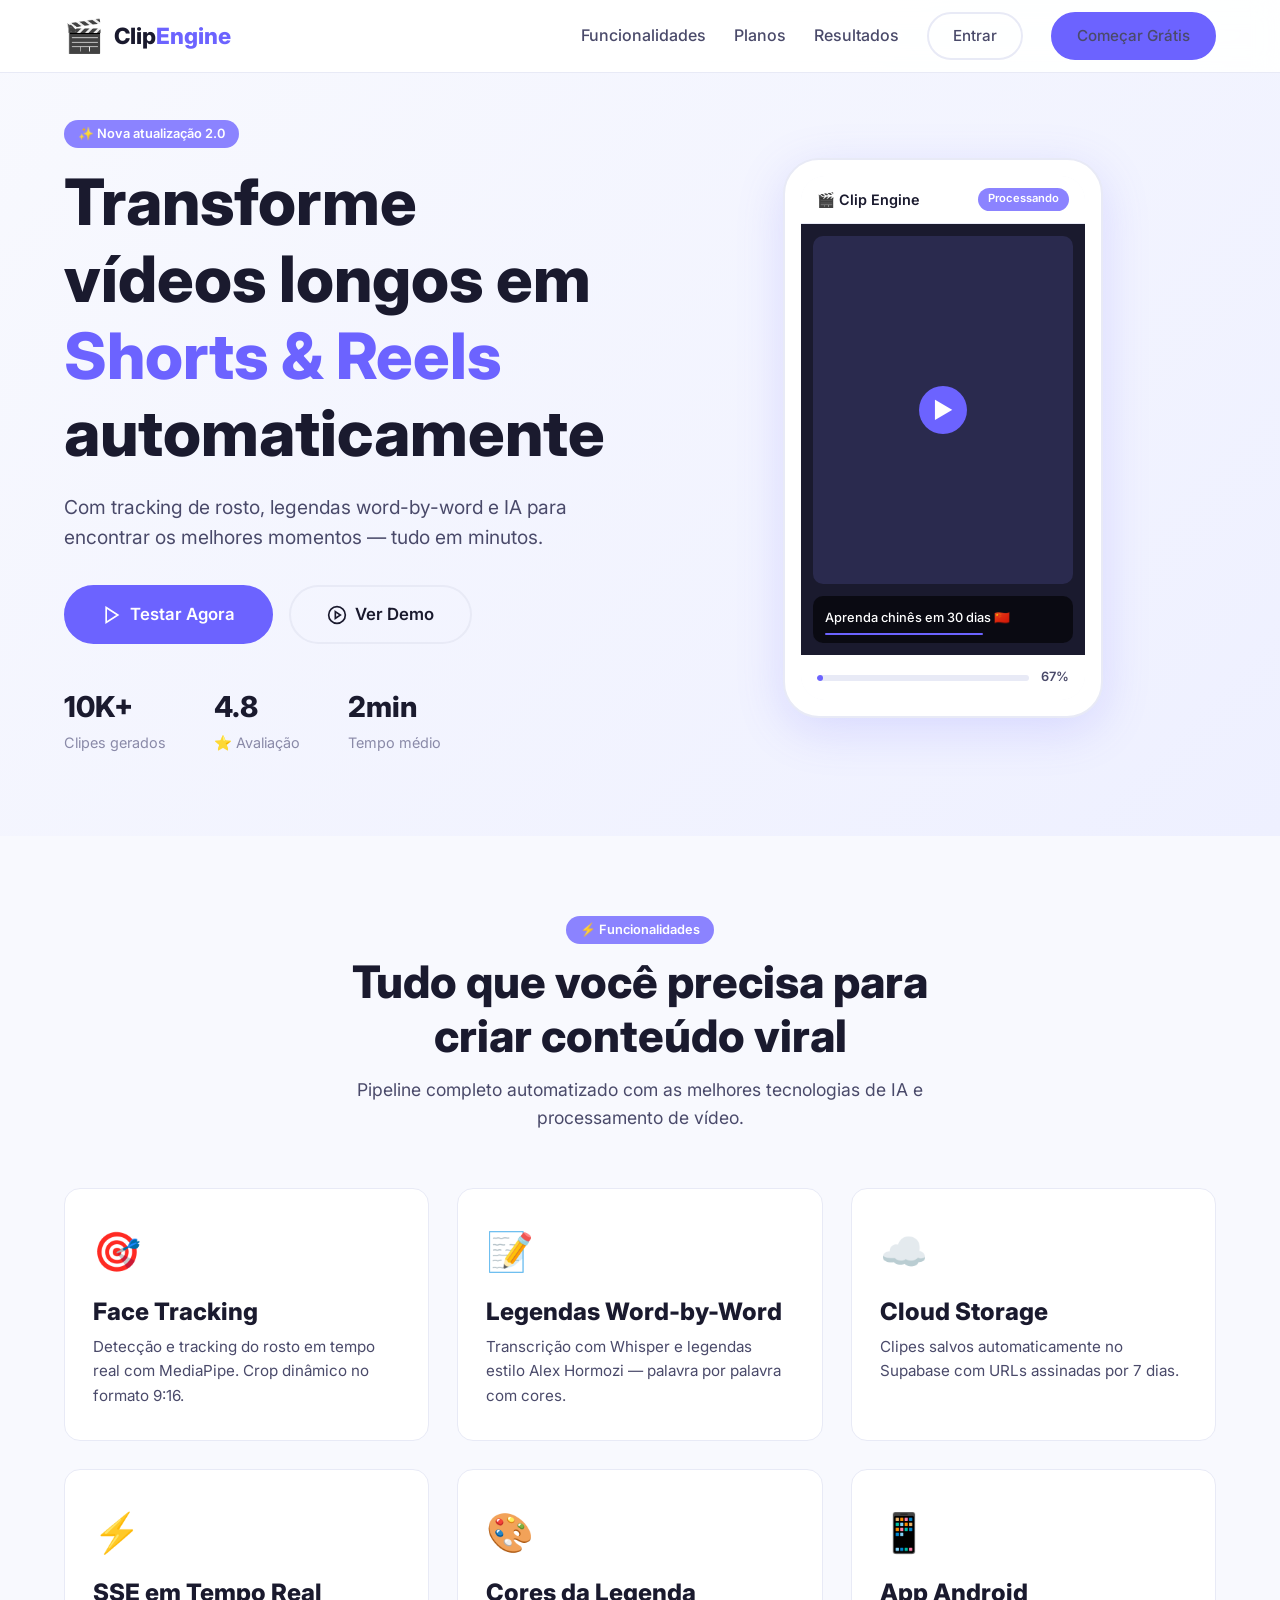
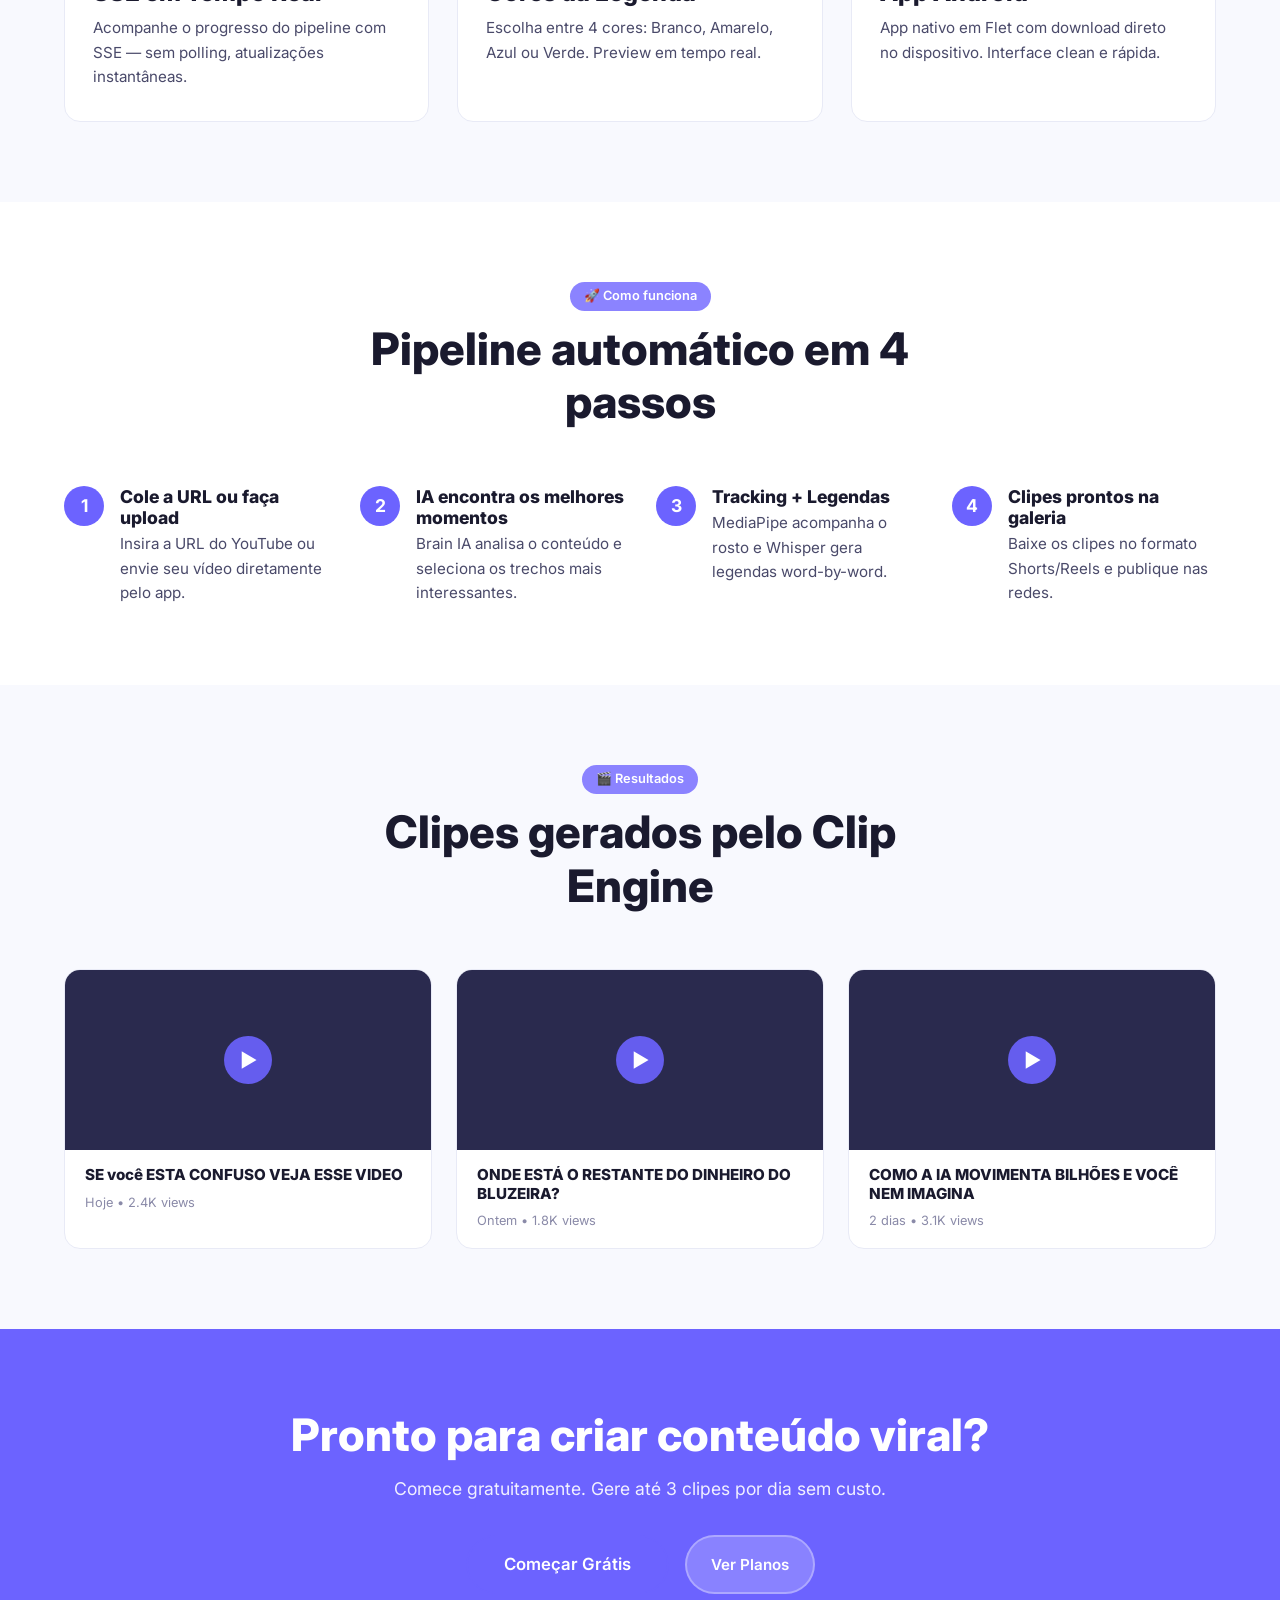
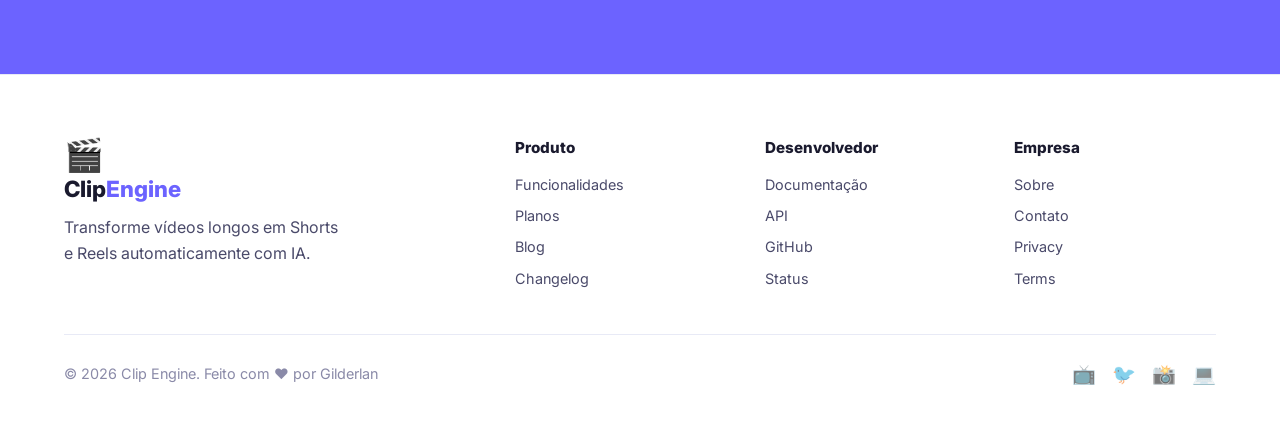
<file: frontend/index.html>
<!DOCTYPE html>
<html lang="pt-BR">
<head>
    <meta charset="UTF-8" />
    <meta name="viewport" content="width=device-width, initial-scale=1.0" />
    <title>Clip Engine — Crie Shorts e Reels com IA</title>
    <link rel="stylesheet" href="styles/main.css" />
    <link href="https://fonts.googleapis.com/css2?family=Inter:wght@300;400;500;600;700;800;900&display=swap" rel="stylesheet" />
</head>
<body>
    <!-- NAVBAR -->
    <nav class="navbar">
        <div class="container">
            <div class="nav-brand">
                <div class="logo-icon">🎬</div>
                <span class="logo-text">Clip<span>Engine</span></span>
            </div>
            <div class="nav-links">
                <a href="#features">Funcionalidades</a>
                <a href="#pricing">Planos</a>
                <a href="#results">Resultados</a>
                <a href="#" class="btn btn-outline">Entrar</a>
                <a href="#" class="btn btn-primary">Começar Grátis</a>
            </div>
            <button class="mobile-toggle" aria-label="Menu">
                <span></span><span></span><span></span>
            </button>
        </div>
    </nav>

    <!-- HERO -->
    <section class="hero">
        <div class="container">
            <div class="hero-grid">
                <div class="hero-content">
                    <div class="badge">✨ Nova atualização 2.0</div>
                    <h1>Transforme vídeos longos em <span>Shorts & Reels</span> automaticamente</h1>
                    <p class="hero-subtitle">Com tracking de rosto, legendas word-by-word e IA para encontrar os melhores momentos — tudo em minutos.</p>
                    <div class="hero-actions">
                        <a href="#" class="btn btn-primary btn-large">
                            <svg width="20" height="20" viewBox="0 0 24 24" fill="none" stroke="currentColor" stroke-width="2"><polygon points="5,3 19,12 5,21"/></svg>
                            Testar Agora
                        </a>
                        <a href="#" class="btn btn-outline btn-large">
                            <svg width="20" height="20" viewBox="0 0 24 24" fill="none" stroke="currentColor" stroke-width="2"><circle cx="12" cy="12" r="10"/><polygon points="10,8 16,12 10,16"/></svg>
                            Ver Demo
                        </a>
                    </div>
                    <div class="hero-stats">
                        <div class="stat">
                            <span class="stat-number">10K+</span>
                            <span class="stat-label">Clipes gerados</span>
                        </div>
                        <div class="stat">
                            <span class="stat-number">4.8</span>
                            <span class="stat-label">⭐ Avaliação</span>
                        </div>
                        <div class="stat">
                            <span class="stat-number">2min</span>
                            <span class="stat-label">Tempo médio</span>
                        </div>
                    </div>
                </div>
                <div class="hero-image">
                    <div class="demo-phone">
                        <div class="phone-content">
                            <div class="phone-header">
                                <span>🎬 Clip Engine</span>
                                <span class="phone-badge">Processando</span>
                            </div>
                            <div class="phone-preview">
                                <div class="preview-video">
                                    <div class="play-btn">▶</div>
                                </div>
                                <div class="preview-caption">
                                    <span class="caption-text">Aprenda chinês em 30 dias 🇨🇳</span>
                                    <div class="caption-timeline"></div>
                                </div>
                            </div>
                            <div class="phone-footer">
                                <div class="progress-bar">
                                    <div class="progress-fill" style="width: 67%"></div>
                                </div>
                                <span class="progress-text">67%</span>
                            </div>
                        </div>
                    </div>
                </div>
            </div>
        </div>
    </section>

    <!-- FEATURES -->
    <section class="features" id="features">
        <div class="container">
            <div class="section-header">
                <span class="section-tag">⚡ Funcionalidades</span>
                <h2>Tudo que você precisa para criar conteúdo viral</h2>
                <p>Pipeline completo automatizado com as melhores tecnologias de IA e processamento de vídeo.</p>
            </div>
            <div class="features-grid">
                <div class="feature-card">
                    <div class="feature-icon">🎯</div>
                    <h3>Face Tracking</h3>
                    <p>Detecção e tracking do rosto em tempo real com MediaPipe. Crop dinâmico no formato 9:16.</p>
                </div>
                <div class="feature-card">
                    <div class="feature-icon">📝</div>
                    <h3>Legendas Word-by-Word</h3>
                    <p>Transcrição com Whisper e legendas estilo Alex Hormozi — palavra por palavra com cores.</p>
                </div>
                <div class="feature-card">
                    <div class="feature-icon">☁️</div>
                    <h3>Cloud Storage</h3>
                    <p>Clipes salvos automaticamente no Supabase com URLs assinadas por 7 dias.</p>
                </div>
                <div class="feature-card">
                    <div class="feature-icon">⚡</div>
                    <h3>SSE em Tempo Real</h3>
                    <p>Acompanhe o progresso do pipeline com SSE — sem polling, atualizações instantâneas.</p>
                </div>
                <div class="feature-card">
                    <div class="feature-icon">🎨</div>
                    <h3>Cores da Legenda</h3>
                    <p>Escolha entre 4 cores: Branco, Amarelo, Azul ou Verde. Preview em tempo real.</p>
                </div>
                <div class="feature-card">
                    <div class="feature-icon">📱</div>
                    <h3>App Android</h3>
                    <p>App nativo em Flet com download direto no dispositivo. Interface clean e rápida.</p>
                </div>
            </div>
        </div>
    </section>

    <!-- HOW IT WORKS -->
    <section class="how-it-works">
        <div class="container">
            <div class="section-header">
                <span class="section-tag">🚀 Como funciona</span>
                <h2>Pipeline automático em 4 passos</h2>
            </div>
            <div class="steps">
                <div class="step">
                    <div class="step-number">1</div>
                    <div class="step-content">
                        <h3>Cole a URL ou faça upload</h3>
                        <p>Insira a URL do YouTube ou envie seu vídeo diretamente pelo app.</p>
                    </div>
                </div>
                <div class="step">
                    <div class="step-number">2</div>
                    <div class="step-content">
                        <h3>IA encontra os melhores momentos</h3>
                        <p>Brain IA analisa o conteúdo e seleciona os trechos mais interessantes.</p>
                    </div>
                </div>
                <div class="step">
                    <div class="step-number">3</div>
                    <div class="step-content">
                        <h3>Tracking + Legendas</h3>
                        <p>MediaPipe acompanha o rosto e Whisper gera legendas word-by-word.</p>
                    </div>
                </div>
                <div class="step">
                    <div class="step-number">4</div>
                    <div class="step-content">
                        <h3>Clipes prontos na galeria</h3>
                        <p>Baixe os clipes no formato Shorts/Reels e publique nas redes.</p>
                    </div>
                </div>
            </div>
        </div>
    </section>

    <!-- RESULTS -->
    <section class="results" id="results">
        <div class="container">
            <div class="section-header">
                <span class="section-tag">🎬 Resultados</span>
                <h2>Clipes gerados pelo Clip Engine</h2>
            </div>
            <div class="results-grid">
                <div class="result-card">
                    <div class="result-thumbnail">
                        <div class="play-overlay">▶</div>
                    </div>
                    <div class="result-info">
                        <h4>SE você ESTA CONFUSO VEJA ESSE VIDEO</h4>
                        <span class="result-date">Hoje • 2.4K views</span>
                    </div>
                </div>
                <div class="result-card">
                    <div class="result-thumbnail">
                        <div class="play-overlay">▶</div>
                    </div>
                    <div class="result-info">
                        <h4>ONDE ESTÁ O RESTANTE DO DINHEIRO DO BLUZEIRA?</h4>
                        <span class="result-date">Ontem • 1.8K views</span>
                    </div>
                </div>
                <div class="result-card">
                    <div class="result-thumbnail">
                        <div class="play-overlay">▶</div>
                    </div>
                    <div class="result-info">
                        <h4>COMO A IA MOVIMENTA BILHÕES E VOCÊ NEM IMAGINA</h4>
                        <span class="result-date">2 dias • 3.1K views</span>
                    </div>
                </div>
            </div>
        </div>
    </section>

    <!-- CTA -->
    <section class="cta">
        <div class="container">
            <div class="cta-content">
                <h2>Pronto para criar conteúdo viral?</h2>
                <p>Comece gratuitamente. Gere até 3 clipes por dia sem custo.</p>
                <div class="cta-actions">
                    <a href="#" class="btn btn-primary btn-large">Começar Grátis</a>
                    <a href="#" class="btn btn-outline btn-light">Ver Planos</a>
                </div>
            </div>
        </div>
    </section>

    <!-- FOOTER -->
    <footer class="footer">
        <div class="container">
            <div class="footer-grid">
                <div class="footer-brand">
                    <div class="logo-icon">🎬</div>
                    <span class="logo-text">Clip<span>Engine</span></span>
                    <p>Transforme vídeos longos em Shorts e Reels automaticamente com IA.</p>
                </div>
                <div class="footer-links">
                    <h4>Produto</h4>
                    <a href="#">Funcionalidades</a>
                    <a href="#">Planos</a>
                    <a href="#">Blog</a>
                    <a href="#">Changelog</a>
                </div>
                <div class="footer-links">
                    <h4>Desenvolvedor</h4>
                    <a href="#">Documentação</a>
                    <a href="#">API</a>
                    <a href="#">GitHub</a>
                    <a href="#">Status</a>
                </div>
                <div class="footer-links">
                    <h4>Empresa</h4>
                    <a href="#">Sobre</a>
                    <a href="#">Contato</a>
                    <a href="#">Privacy</a>
                    <a href="#">Terms</a>
                </div>
            </div>
            <div class="footer-bottom">
                <span>© 2026 Clip Engine. Feito com ❤️ por Gilderlan</span>
                <div class="social-links">
                    <a href="#">📺</a>
                    <a href="#">🐦</a>
                    <a href="#">📸</a>
                    <a href="#">💻</a>
                </div>
            </div>
        </div>
    </footer>

    <script src="scripts/main.js"></script>
</body>
</html>
</file>
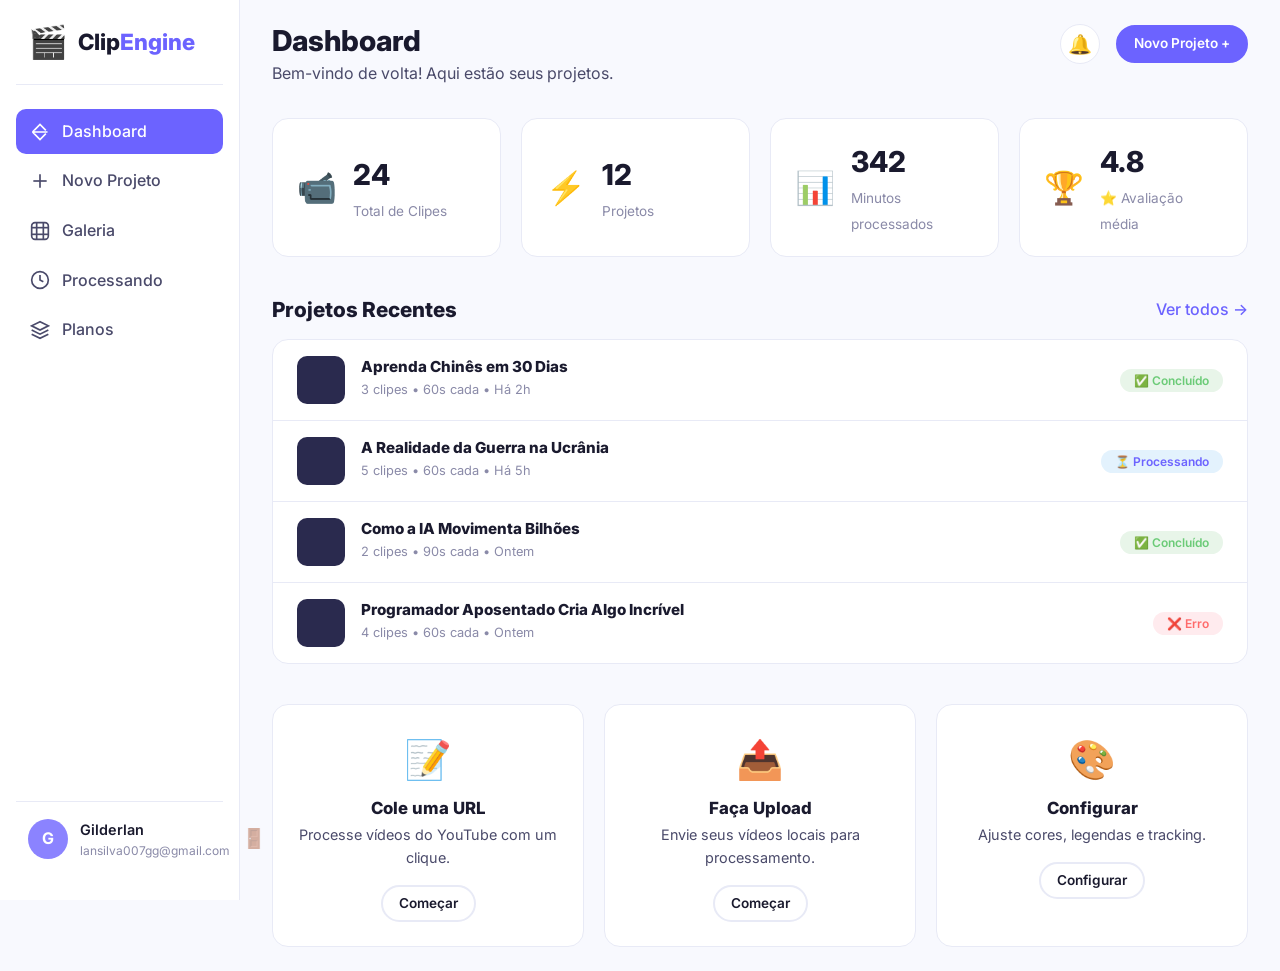
<file: frontend/dashboard.html>
<!DOCTYPE html>
<html lang="pt-BR">
<head>
    <meta charset="UTF-8" />
    <meta name="viewport" content="width=device-width, initial-scale=1.0" />
    <title>Dashboard — Clip Engine</title>
    <link rel="stylesheet" href="styles/main.css" />
    <link href="https://fonts.googleapis.com/css2?family=Inter:wght@300;400;500;600;700;800;900&display=swap" rel="stylesheet" />
</head>
<body class="dashboard-page">
    <!-- SIDEBAR -->
    <aside class="sidebar">
        <div class="sidebar-brand">
            <div class="logo-icon">🎬</div>
            <span class="logo-text">Clip<span>Engine</span></span>
        </div>
        <nav class="sidebar-nav">
            <a href="#" class="active">
                <svg width="20" height="20" viewBox="0 0 24 24" fill="none" stroke="currentColor" stroke-width="2"><path d="M3 12L5 10M3 12L5 14M3 12H21"/><path d="M5 10L12 3L19 10"/><path d="M5 14L12 21L19 14"/></svg>
                Dashboard
            </a>
            <a href="#">
                <svg width="20" height="20" viewBox="0 0 24 24" fill="none" stroke="currentColor" stroke-width="2"><path d="M12 4V20"/><path d="M4 12H20"/></svg>
                Novo Projeto
            </a>
            <a href="#">
                <svg width="20" height="20" viewBox="0 0 24 24" fill="none" stroke="currentColor" stroke-width="2"><rect x="2" y="2" width="20" height="20" rx="4"/><path d="M8 2V22"/><path d="M16 2V22"/><path d="M2 8H22"/><path d="M2 16H22"/></svg>
                Galeria
            </a>
            <a href="#">
                <svg width="20" height="20" viewBox="0 0 24 24" fill="none" stroke="currentColor" stroke-width="2"><circle cx="12" cy="12" r="10"/><path d="M12 6V12L16 14"/></svg>
                Processando
            </a>
            <a href="#">
                <svg width="20" height="20" viewBox="0 0 24 24" fill="none" stroke="currentColor" stroke-width="2"><path d="M12 2L2 7L12 12L22 7L12 2Z"/><path d="M2 17L12 22L22 17"/><path d="M2 12L12 17L22 12"/></svg>
                Planos
            </a>
        </nav>
        <div class="sidebar-user">
            <div class="user-avatar">G</div>
            <div class="user-info">
                <span class="user-name">Gilderlan</span>
                <span class="user-email">lansilva007gg@gmail.com</span>
            </div>
            <button class="logout-btn">🚪</button>
        </div>
    </aside>

    <!-- MAIN CONTENT -->
    <main class="main-content">
        <header class="main-header">
            <div class="header-left">
                <h1>Dashboard</h1>
                <span class="header-subtitle">Bem-vindo de volta! Aqui estão seus projetos.</span>
            </div>
            <div class="header-right">
                <button class="icon-btn">🔔</button>
                <a href="#" class="btn btn-primary btn-sm">Novo Projeto +</a>
            </div>
        </header>

        <!-- STATS -->
        <section class="stats-grid">
            <div class="stat-card">
                <div class="stat-card-icon">📹</div>
                <div class="stat-card-info">
                    <span class="stat-card-number">24</span>
                    <span class="stat-card-label">Total de Clipes</span>
                </div>
            </div>
            <div class="stat-card">
                <div class="stat-card-icon">⚡</div>
                <div class="stat-card-info">
                    <span class="stat-card-number">12</span>
                    <span class="stat-card-label">Projetos</span>
                </div>
            </div>
            <div class="stat-card">
                <div class="stat-card-icon">📊</div>
                <div class="stat-card-info">
                    <span class="stat-card-number">342</span>
                    <span class="stat-card-label">Minutos processados</span>
                </div>
            </div>
            <div class="stat-card">
                <div class="stat-card-icon">🏆</div>
                <div class="stat-card-info">
                    <span class="stat-card-number">4.8</span>
                    <span class="stat-card-label">⭐ Avaliação média</span>
                </div>
            </div>
        </section>

        <!-- RECENT PROJECTS -->
        <section class="recent-projects">
            <div class="section-header-sm">
                <h2>Projetos Recentes</h2>
                <a href="#" class="link">Ver todos →</a>
            </div>
            <div class="projects-list">
                <div class="project-item">
                    <div class="project-info">
                        <div class="project-thumbnail-small"></div>
                        <div>
                            <h4>Aprenda Chinês em 30 Dias</h4>
                            <span class="project-meta">3 clipes • 60s cada • Há 2h</span>
                        </div>
                    </div>
                    <div class="project-status">
                        <span class="status-badge done">✅ Concluído</span>
                    </div>
                </div>
                <div class="project-item">
                    <div class="project-info">
                        <div class="project-thumbnail-small"></div>
                        <div>
                            <h4>A Realidade da Guerra na Ucrânia</h4>
                            <span class="project-meta">5 clipes • 60s cada • Há 5h</span>
                        </div>
                    </div>
                    <div class="project-status">
                        <span class="status-badge processing">⏳ Processando</span>
                    </div>
                </div>
                <div class="project-item">
                    <div class="project-info">
                        <div class="project-thumbnail-small"></div>
                        <div>
                            <h4>Como a IA Movimenta Bilhões</h4>
                            <span class="project-meta">2 clipes • 90s cada • Ontem</span>
                        </div>
                    </div>
                    <div class="project-status">
                        <span class="status-badge done">✅ Concluído</span>
                    </div>
                </div>
                <div class="project-item">
                    <div class="project-info">
                        <div class="project-thumbnail-small"></div>
                        <div>
                            <h4>Programador Aposentado Cria Algo Incrível</h4>
                            <span class="project-meta">4 clipes • 60s cada • Ontem</span>
                        </div>
                    </div>
                    <div class="project-status">
                        <span class="status-badge error">❌ Erro</span>
                    </div>
                </div>
            </div>
        </section>

        <!-- QUICK ACTIONS -->
        <section class="quick-actions">
            <div class="action-card">
                <div class="action-icon">📝</div>
                <h3>Cole uma URL</h3>
                <p>Processe vídeos do YouTube com um clique.</p>
                <a href="#" class="btn btn-outline btn-sm">Começar</a>
            </div>
            <div class="action-card">
                <div class="action-icon">📤</div>
                <h3>Faça Upload</h3>
                <p>Envie seus vídeos locais para processamento.</p>
                <a href="#" class="btn btn-outline btn-sm">Começar</a>
            </div>
            <div class="action-card">
                <div class="action-icon">🎨</div>
                <h3>Configurar</h3>
                <p>Ajuste cores, legendas e tracking.</p>
                <a href="#" class="btn btn-outline btn-sm">Configurar</a>
            </div>
        </section>
    </main>
</body>
</html>
</file>
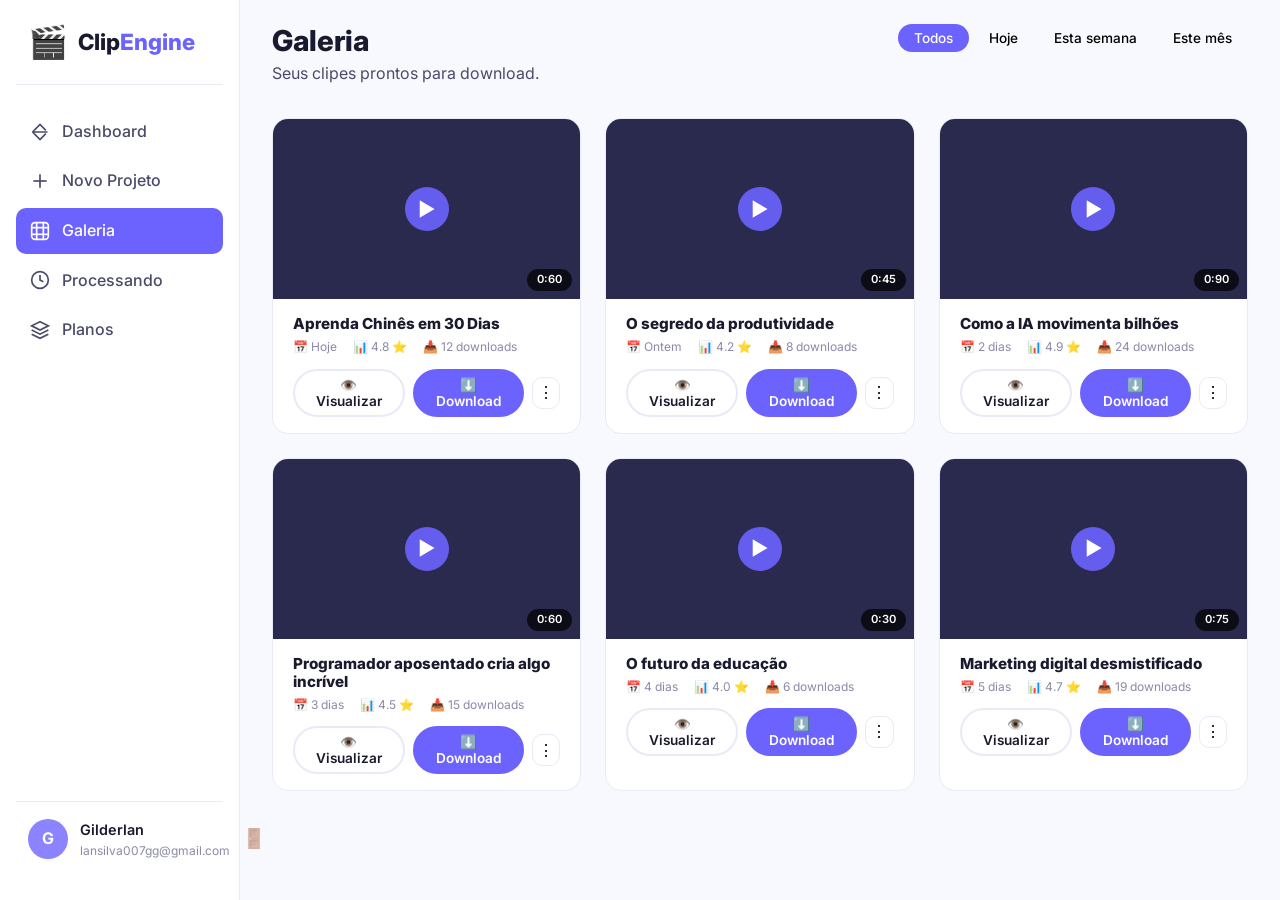
<file: frontend/gallery.html>
<!DOCTYPE html>
<html lang="pt-BR">
<head>
    <meta charset="UTF-8" />
    <meta name="viewport" content="width=device-width, initial-scale=1.0" />
    <title>Galeria — Clip Engine</title>
    <link rel="stylesheet" href="styles/main.css" />
    <link href="https://fonts.googleapis.com/css2?family=Inter:wght@300;400;500;600;700;800;900&display=swap" rel="stylesheet" />
</head>
<body class="dashboard-page">
    <aside class="sidebar">
        <div class="sidebar-brand">
            <div class="logo-icon">🎬</div>
            <span class="logo-text">Clip<span>Engine</span></span>
        </div>
        <nav class="sidebar-nav">
            <a href="#">
                <svg width="20" height="20" viewBox="0 0 24 24" fill="none" stroke="currentColor" stroke-width="2"><path d="M3 12L5 10M3 12L5 14M3 12H21"/><path d="M5 10L12 3L19 10"/><path d="M5 14L12 21L19 14"/></svg>
                Dashboard
            </a>
            <a href="#">
                <svg width="20" height="20" viewBox="0 0 24 24" fill="none" stroke="currentColor" stroke-width="2"><path d="M12 4V20"/><path d="M4 12H20"/></svg>
                Novo Projeto
            </a>
            <a href="#" class="active">
                <svg width="20" height="20" viewBox="0 0 24 24" fill="none" stroke="currentColor" stroke-width="2"><rect x="2" y="2" width="20" height="20" rx="4"/><path d="M8 2V22"/><path d="M16 2V22"/><path d="M2 8H22"/><path d="M2 16H22"/></svg>
                Galeria
            </a>
            <a href="#">
                <svg width="20" height="20" viewBox="0 0 24 24" fill="none" stroke="currentColor" stroke-width="2"><circle cx="12" cy="12" r="10"/><path d="M12 6V12L16 14"/></svg>
                Processando
            </a>
            <a href="#">
                <svg width="20" height="20" viewBox="0 0 24 24" fill="none" stroke="currentColor" stroke-width="2"><path d="M12 2L2 7L12 12L22 7L12 2Z"/><path d="M2 17L12 22L22 17"/><path d="M2 12L12 17L22 12"/></svg>
                Planos
            </a>
        </nav>
        <div class="sidebar-user">
            <div class="user-avatar">G</div>
            <div class="user-info">
                <span class="user-name">Gilderlan</span>
                <span class="user-email">lansilva007gg@gmail.com</span>
            </div>
            <button class="logout-btn">🚪</button>
        </div>
    </aside>

    <main class="main-content">
        <header class="main-header">
            <div class="header-left">
                <h1>Galeria</h1>
                <span class="header-subtitle">Seus clipes prontos para download.</span>
            </div>
            <div class="header-right">
                <div class="filter-group">
                    <button class="filter-btn active">Todos</button>
                    <button class="filter-btn">Hoje</button>
                    <button class="filter-btn">Esta semana</button>
                    <button class="filter-btn">Este mês</button>
                </div>
            </div>
        </header>

        <div class="gallery-grid">
            <div class="gallery-item">
                <div class="gallery-thumbnail">
                    <div class="gallery-play">▶</div>
                    <span class="gallery-duration">0:60</span>
                </div>
                <div class="gallery-info">
                    <h4>Aprenda Chinês em 30 Dias</h4>
                    <div class="gallery-meta">
                        <span>📅 Hoje</span>
                        <span>📊 4.8 ⭐</span>
                        <span>📥 12 downloads</span>
                    </div>
                    <div class="gallery-actions">
                        <button class="btn btn-outline btn-sm">👁️ Visualizar</button>
                        <button class="btn btn-primary btn-sm">⬇️ Download</button>
                        <button class="icon-btn-sm">⋮</button>
                    </div>
                </div>
            </div>
            <div class="gallery-item">
                <div class="gallery-thumbnail">
                    <div class="gallery-play">▶</div>
                    <span class="gallery-duration">0:45</span>
                </div>
                <div class="gallery-info">
                    <h4>O segredo da produtividade</h4>
                    <div class="gallery-meta">
                        <span>📅 Ontem</span>
                        <span>📊 4.2 ⭐</span>
                        <span>📥 8 downloads</span>
                    </div>
                    <div class="gallery-actions">
                        <button class="btn btn-outline btn-sm">👁️ Visualizar</button>
                        <button class="btn btn-primary btn-sm">⬇️ Download</button>
                        <button class="icon-btn-sm">⋮</button>
                    </div>
                </div>
            </div>
            <div class="gallery-item">
                <div class="gallery-thumbnail">
                    <div class="gallery-play">▶</div>
                    <span class="gallery-duration">0:90</span>
                </div>
                <div class="gallery-info">
                    <h4>Como a IA movimenta bilhões</h4>
                    <div class="gallery-meta">
                        <span>📅 2 dias</span>
                        <span>📊 4.9 ⭐</span>
                        <span>📥 24 downloads</span>
                    </div>
                    <div class="gallery-actions">
                        <button class="btn btn-outline btn-sm">👁️ Visualizar</button>
                        <button class="btn btn-primary btn-sm">⬇️ Download</button>
                        <button class="icon-btn-sm">⋮</button>
                    </div>
                </div>
            </div>
            <div class="gallery-item">
                <div class="gallery-thumbnail">
                    <div class="gallery-play">▶</div>
                    <span class="gallery-duration">0:60</span>
                </div>
                <div class="gallery-info">
                    <h4>Programador aposentado cria algo incrível</h4>
                    <div class="gallery-meta">
                        <span>📅 3 dias</span>
                        <span>📊 4.5 ⭐</span>
                        <span>📥 15 downloads</span>
                    </div>
                    <div class="gallery-actions">
                        <button class="btn btn-outline btn-sm">👁️ Visualizar</button>
                        <button class="btn btn-primary btn-sm">⬇️ Download</button>
                        <button class="icon-btn-sm">⋮</button>
                    </div>
                </div>
            </div>
            <div class="gallery-item">
                <div class="gallery-thumbnail">
                    <div class="gallery-play">▶</div>
                    <span class="gallery-duration">0:30</span>
                </div>
                <div class="gallery-info">
                    <h4>O futuro da educação</h4>
                    <div class="gallery-meta">
                        <span>📅 4 dias</span>
                        <span>📊 4.0 ⭐</span>
                        <span>📥 6 downloads</span>
                    </div>
                    <div class="gallery-actions">
                        <button class="btn btn-outline btn-sm">👁️ Visualizar</button>
                        <button class="btn btn-primary btn-sm">⬇️ Download</button>
                        <button class="icon-btn-sm">⋮</button>
                    </div>
                </div>
            </div>
            <div class="gallery-item">
                <div class="gallery-thumbnail">
                    <div class="gallery-play">▶</div>
                    <span class="gallery-duration">0:75</span>
                </div>
                <div class="gallery-info">
                    <h4>Marketing digital desmistificado</h4>
                    <div class="gallery-meta">
                        <span>📅 5 dias</span>
                        <span>📊 4.7 ⭐</span>
                        <span>📥 19 downloads</span>
                    </div>
                    <div class="gallery-actions">
                        <button class="btn btn-outline btn-sm">👁️ Visualizar</button>
                        <button class="btn btn-primary btn-sm">⬇️ Download</button>
                        <button class="icon-btn-sm">⋮</button>
                    </div>
                </div>
            </div>
        </div>
    </main>
</body>
</html>
</file>
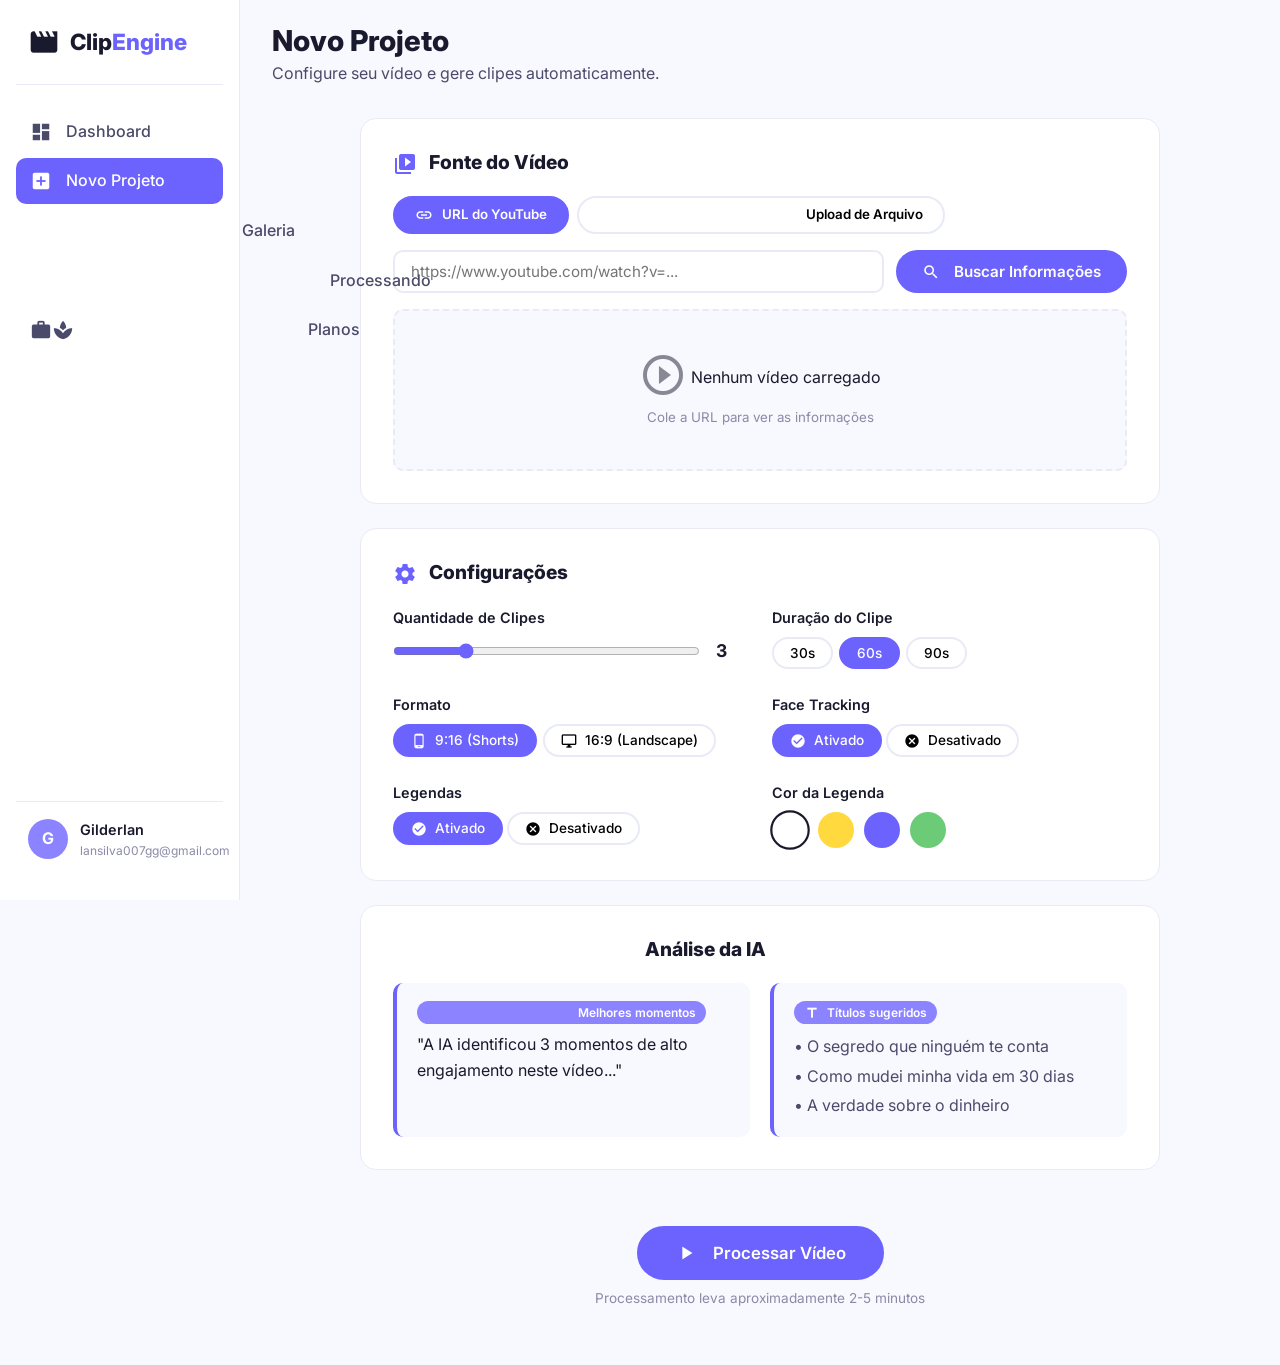
<file: frontend/new-project.htm>
<!DOCTYPE html>
<html lang="pt-BR">
<head>
    <meta charset="UTF-8" />
    <meta name="viewport" content="width=device-width, initial-scale=1.0" />
    <title>Novo Projeto — Clip Engine</title>
    <link rel="stylesheet" href="styles/main.css" />
    <link href="https://fonts.googleapis.com/css2?family=Inter:wght@300;400;500;600;700;800;900&display=swap" rel="stylesheet" />
    <link href="https://fonts.googleapis.com/icon?family=Material+Icons" rel="stylesheet" />
    <link href="https://fonts.googleapis.com/icon?family=Material+Icons+Outlined" rel="stylesheet" />
</head>
<body class="dashboard-page">
    <aside class="sidebar">
        <div class="sidebar-brand">
            <span class="material-icons logo-icon">movie</span>
            <span class="logo-text">Clip<span>Engine</span></span>
        </div>
        <nav class="sidebar-nav">
            <a href="#">
                <span class="material-icons">dashboard</span>
                Dashboard
            </a>
            <a href="#" class="active">
                <span class="material-icons">add_box</span>
                Novo Projeto
            </a>
            <a href="#">
                <span class="material-icons">grid_view</span>
                Galeria
            </a>
            <a href="#">
                <span class="material-icons">hourglass_top</span>
                Processando
            </a>
            <a href="#">
                <span class="material-icons">workspace_premium</span>
                Planos
            </a>
        </nav>
        <div class="sidebar-user">
            <div class="user-avatar">G</div>
            <div class="user-info">
                <span class="user-name">Gilderlan</span>
                <span class="user-email">lansilva007gg@gmail.com</span>
            </div>
            <button class="logout-btn">
                <span class="material-icons">logout</span>
            </button>
        </div>
    </aside>

    <main class="main-content">
        <header class="main-header">
            <div class="header-left">
                <h1>Novo Projeto</h1>
                <span class="header-subtitle">Configure seu vídeo e gere clipes automaticamente.</span>
            </div>
        </header>

        <div class="new-project-container">
            <!-- INPUT SOURCE -->
            <section class="project-section" id="source-section">
                <h2>
                    <span class="material-icons section-icon">video_library</span>
                    Fonte do Vídeo
                </h2>
                <div class="source-tabs" id="source-tabs">
                    <button class="source-tab active" data-source="youtube">
                        <span class="material-icons">link</span>
                        URL do YouTube
                    </button>
                    <button class="source-tab" data-source="upload">
                        <span class="material-icons">upload_file</span>
                        Upload de Arquivo
                    </button>
                </div>
                <div class="source-input">
                    <input 
                        type="text" 
                        id="video-url-input"
                        placeholder="https://www.youtube.com/watch?v=..." 
                        class="input-field" 
                    />
                    <button id="search-info-btn" class="btn btn-primary">
                        <span class="material-icons">search</span>
                        Buscar Informações
                    </button>
                </div>
                <div class="video-preview-placeholder" id="video-preview">
                    <span class="material-icons preview-icon">play_circle_outline</span>
                    <span>Nenhum vídeo carregado</span>
                    <small>Cole a URL para ver as informações</small>
                </div>
            </section>

            <!-- SETTINGS -->
            <section class="project-section" id="settings-section">
                <h2>
                    <span class="material-icons section-icon">settings</span>
                    Configurações
                </h2>
                <div class="settings-grid">
                    <div class="setting-group">
                        <label for="num-clips-range">Quantidade de Clipes</label>
                        <div class="range-control">
                            <input type="range" id="num-clips-range" min="1" max="10" value="3" class="range-input" />
                            <span class="range-value" id="num-clips-value">3</span>
                        </div>
                    </div>
                    <div class="setting-group">
                        <label>Duração do Clipe</label>
                        <div class="btn-group" id="duration-group">
                            <button class="btn-option" data-duration="30">30s</button>
                            <button class="btn-option active" data-duration="60">60s</button>
                            <button class="btn-option" data-duration="90">90s</button>
                        </div>
                    </div>
                    <div class="setting-group">
                        <label>Formato</label>
                        <div class="btn-group" id="format-group">
                            <button class="btn-option active" data-format="9:16">
                                <span class="material-icons">phone_android</span>
                                9:16 (Shorts)
                            </button>
                            <button class="btn-option" data-format="16:9">
                                <span class="material-icons">desktop_windows</span>
                                16:9 (Landscape)
                            </button>
                        </div>
                    </div>
                    <div class="setting-group">
                        <label>Face Tracking</label>
                        <div class="toggle-group" id="tracking-group">
                            <button class="btn-option active" data-tracking="true">
                                <span class="material-icons">check_circle</span>
                                Ativado
                            </button>
                            <button class="btn-option" data-tracking="false">
                                <span class="material-icons">cancel</span>
                                Desativado
                            </button>
                        </div>
                    </div>
                    <div class="setting-group">
                        <label>Legendas</label>
                        <div class="toggle-group" id="subtitles-group">
                            <button class="btn-option active" data-subtitles="true">
                                <span class="material-icons">check_circle</span>
                                Ativado
                            </button>
                            <button class="btn-option" data-subtitles="false">
                                <span class="material-icons">cancel</span>
                                Desativado
                            </button>
                        </div>
                    </div>
                    <div class="setting-group">
                        <label>Cor da Legenda</label>
                        <div class="color-picker" id="color-picker">
                            <button class="color-option active" data-color="white" style="background: #FFFFFF; border: 2px solid #1A1A2E;" title="Branco"></button>
                            <button class="color-option" data-color="yellow" style="background: #FFD93D;" title="Amarelo"></button>
                            <button class="color-option" data-color="blue" style="background: #6C63FF;" title="Roxo"></button>
                            <button class="color-option" data-color="green" style="background: #6BCB77;" title="Verde"></button>
                        </div>
                    </div>
                </div>
            </section>

            <!-- AI ANALYSIS -->
            <section class="project-section" id="ai-section">
                <h2>
                    <span class="material-icons section-icon">psychology</span>
                    Análise da IA
                </h2>
                <div class="ai-analysis">
                    <div class="ai-suggestion" id="moments-suggestion">
                        <span class="ai-badge">
                            <span class="material-icons">lightbulb</span>
                            Melhores momentos
                        </span>
                        <p id="moments-text">"A IA identificou 3 momentos de alto engajamento neste vídeo..."</p>
                    </div>
                    <div class="ai-suggestion" id="titles-suggestion">
                        <span class="ai-badge">
                            <span class="material-icons">title</span>
                            Títulos sugeridos
                        </span>
                        <ul id="titles-list">
                            <li>• O segredo que ninguém te conta</li>
                            <li>• Como mudei minha vida em 30 dias</li>
                            <li>• A verdade sobre o dinheiro</li>
                        </ul>
                    </div>
                </div>
            </section>

            <!-- SUBMIT -->
            <div class="submit-section">
                <button id="process-video-btn" class="btn btn-primary btn-large">
                    <span class="material-icons">play_arrow</span>
                    Processar Vídeo
                </button>
                <span class="submit-info">Processamento leva aproximadamente 2-5 minutos</span>
            </div>
        </div>
    </main>

    <script src="scripts/new_project.js"></script>
</body>
</html>
</file>
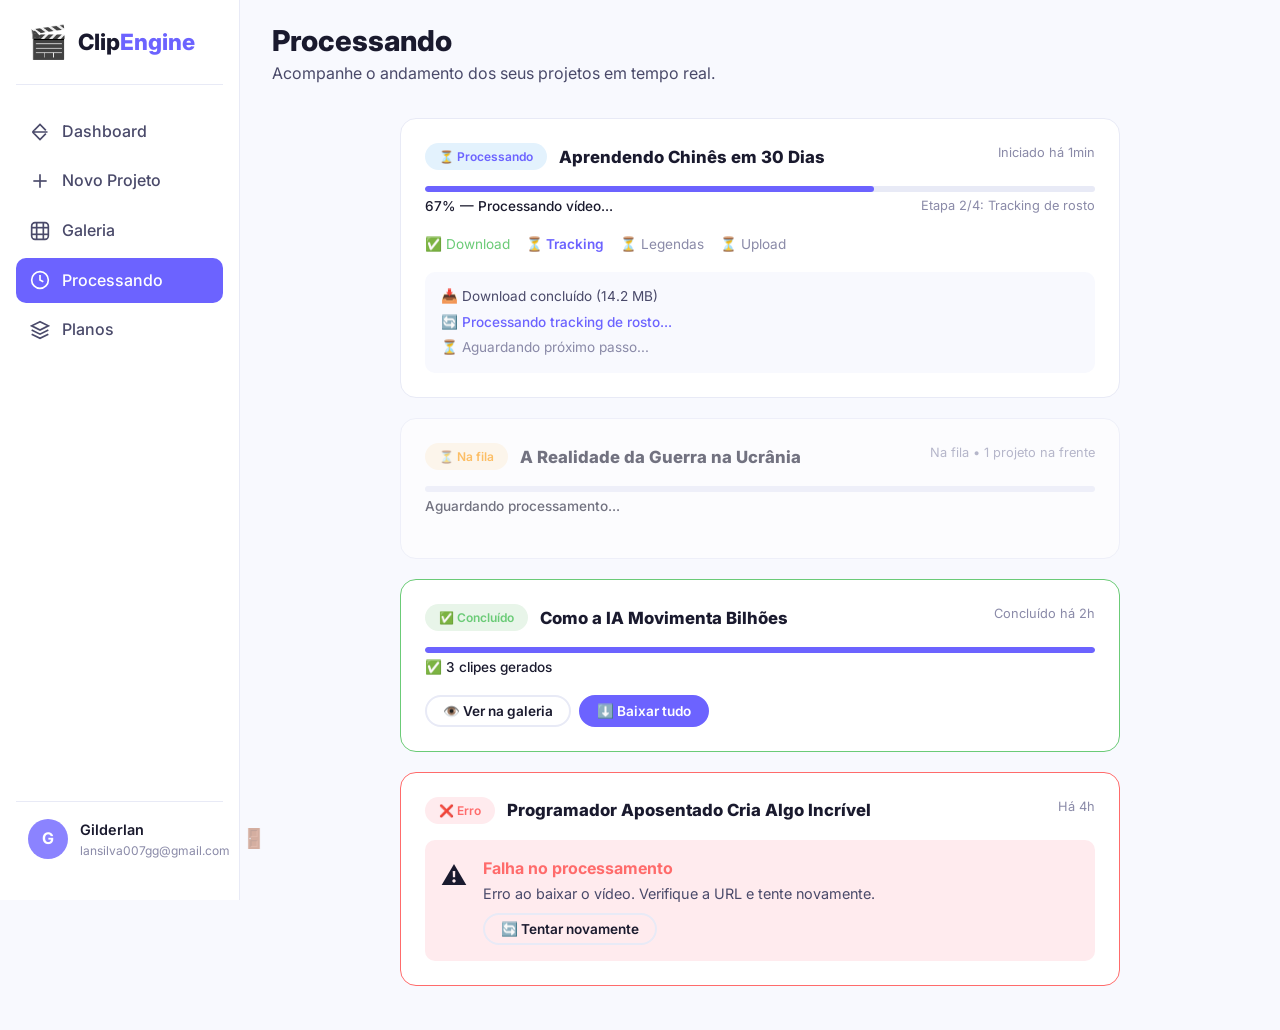
<file: frontend/processing.html>
<!DOCTYPE html>
<html lang="pt-BR">
<head>
    <meta charset="UTF-8" />
    <meta name="viewport" content="width=device-width, initial-scale=1.0" />
    <title>Processando — Clip Engine</title>
    <link rel="stylesheet" href="styles/main.css" />
    <link href="https://fonts.googleapis.com/css2?family=Inter:wght@300;400;500;600;700;800;900&display=swap" rel="stylesheet" />
</head>
<body class="dashboard-page">
    <aside class="sidebar">
        <div class="sidebar-brand">
            <div class="logo-icon">🎬</div>
            <span class="logo-text">Clip<span>Engine</span></span>
        </div>
        <nav class="sidebar-nav">
            <a href="#">
                <svg width="20" height="20" viewBox="0 0 24 24" fill="none" stroke="currentColor" stroke-width="2"><path d="M3 12L5 10M3 12L5 14M3 12H21"/><path d="M5 10L12 3L19 10"/><path d="M5 14L12 21L19 14"/></svg>
                Dashboard
            </a>
            <a href="#">
                <svg width="20" height="20" viewBox="0 0 24 24" fill="none" stroke="currentColor" stroke-width="2"><path d="M12 4V20"/><path d="M4 12H20"/></svg>
                Novo Projeto
            </a>
            <a href="#">
                <svg width="20" height="20" viewBox="0 0 24 24" fill="none" stroke="currentColor" stroke-width="2"><rect x="2" y="2" width="20" height="20" rx="4"/><path d="M8 2V22"/><path d="M16 2V22"/><path d="M2 8H22"/><path d="M2 16H22"/></svg>
                Galeria
            </a>
            <a href="#" class="active">
                <svg width="20" height="20" viewBox="0 0 24 24" fill="none" stroke="currentColor" stroke-width="2"><circle cx="12" cy="12" r="10"/><path d="M12 6V12L16 14"/></svg>
                Processando
            </a>
            <a href="#">
                <svg width="20" height="20" viewBox="0 0 24 24" fill="none" stroke="currentColor" stroke-width="2"><path d="M12 2L2 7L12 12L22 7L12 2Z"/><path d="M2 17L12 22L22 17"/><path d="M2 12L12 17L22 12"/></svg>
                Planos
            </a>
        </nav>
        <div class="sidebar-user">
            <div class="user-avatar">G</div>
            <div class="user-info">
                <span class="user-name">Gilderlan</span>
                <span class="user-email">lansilva007gg@gmail.com</span>
            </div>
            <button class="logout-btn">🚪</button>
        </div>
    </aside>

    <main class="main-content">
        <header class="main-header">
            <div class="header-left">
                <h1>Processando</h1>
                <span class="header-subtitle">Acompanhe o andamento dos seus projetos em tempo real.</span>
            </div>
        </header>

        <div class="processing-container">
            <!-- ACTIVE PROCESS -->
            <section class="processing-card active">
                <div class="processing-header">
                    <div class="processing-title">
                        <span class="status-badge processing">⏳ Processando</span>
                        <h3>Aprendendo Chinês em 30 Dias</h3>
                    </div>
                    <span class="processing-time">Iniciado há 1min</span>
                </div>
                <div class="processing-progress">
                    <div class="progress-bar">
                        <div class="progress-fill" style="width: 67%;"></div>
                    </div>
                    <div class="progress-details">
                        <span class="progress-label">67% — Processando vídeo...</span>
                        <span class="progress-step">Etapa 2/4: Tracking de rosto</span>
                    </div>
                </div>
                <div class="processing-steps">
                    <div class="step-done">✅ Download</div>
                    <div class="step-active">⏳ Tracking</div>
                    <div class="step-pending">⏳ Legendas</div>
                    <div class="step-pending">⏳ Upload</div>
                </div>
                <div class="processing-logs">
                    <div class="log-line info">📥 Download concluído (14.2 MB)</div>
                    <div class="log-line active">🔄 Processando tracking de rosto...</div>
                    <div class="log-line muted">⏳ Aguardando próximo passo...</div>
                </div>
            </section>

            <!-- QUEUED PROCESS -->
            <section class="processing-card queued">
                <div class="processing-header">
                    <div class="processing-title">
                        <span class="status-badge queued">⏳ Na fila</span>
                        <h3>A Realidade da Guerra na Ucrânia</h3>
                    </div>
                    <span class="processing-time">Na fila • 1 projeto na frente</span>
                </div>
                <div class="processing-progress">
                    <div class="progress-bar">
                        <div class="progress-fill" style="width: 0%;"></div>
                    </div>
                    <div class="progress-details">
                        <span class="progress-label">Aguardando processamento...</span>
                    </div>
                </div>
            </section>

            <!-- COMPLETED PROCESS -->
            <section class="processing-card completed">
                <div class="processing-header">
                    <div class="processing-title">
                        <span class="status-badge done">✅ Concluído</span>
                        <h3>Como a IA Movimenta Bilhões</h3>
                    </div>
                    <span class="processing-time">Concluído há 2h</span>
                </div>
                <div class="processing-progress">
                    <div class="progress-bar">
                        <div class="progress-fill" style="width: 100%;"></div>
                    </div>
                    <div class="progress-details">
                        <span class="progress-label">✅ 3 clipes gerados</span>
                    </div>
                </div>
                <div class="processing-actions">
                    <button class="btn btn-outline btn-sm">👁️ Ver na galeria</button>
                    <button class="btn btn-primary btn-sm">⬇️ Baixar tudo</button>
                </div>
            </section>

            <!-- ERROR PROCESS -->
            <section class="processing-card error">
                <div class="processing-header">
                    <div class="processing-title">
                        <span class="status-badge error">❌ Erro</span>
                        <h3>Programador Aposentado Cria Algo Incrível</h3>
                    </div>
                    <span class="processing-time">Há 4h</span>
                </div>
                <div class="processing-error">
                    <span class="error-icon">⚠️</span>
                    <div>
                        <strong>Falha no processamento</strong>
                        <p>Erro ao baixar o vídeo. Verifique a URL e tente novamente.</p>
                        <button class="btn btn-outline btn-sm">🔄 Tentar novamente</button>
                    </div>
                </div>
            </section>
        </div>
    </main>

    <script src="scripts/new_project.js"></script>

</body>
</html>
</file>
<file: frontend/styles/main.css>
/* ═══════════════════════════════════════════════════════════
   CLIP ENGINE — Estilos Globais
   ═══════════════════════════════════════════════════════════ */

:root {
  /* ── Cores principais ──────────────────────────────────── */
  --primary: #6C63FF;
  --primary-dark: #5A52D5;
  --primary-light: #8B83FF;
  --secondary: #FF6B6B;
  --accent: #FFD93D;
  --success: #6BCB77;

  /* ── Fundos ───────────────────────────────────────────── */
  --bg-primary: #F8F9FE;
  --bg-secondary: #FFFFFF;
  --bg-card: #FFFFFF;

  /* ── Textos ────────────────────────────────────────────── */
  --text-primary: #1A1A2E;
  --text-secondary: #4A4A6A;
  --text-light: #8A8AA8;

  /* ── Bordas e sombras ──────────────────────────────────── */
  --border: #E8EAF6;
  --shadow: 0 8px 32px rgba(108, 99, 255, 0.10);
  --shadow-hover: 0 12px 48px rgba(108, 99, 255, 0.18);

  /* ── Espaçamentos ──────────────────────────────────────── */
  --radius: 16px;
  --radius-sm: 10px;
  --radius-full: 9999px;

  /* ── Transições ────────────────────────────────────────── */
  --transition: 0.3s cubic-bezier(0.4, 0, 0.2, 1);
}

/* ── Reset ───────────────────────────────────────────────────── */
* {
  margin: 0;
  padding: 0;
  box-sizing: border-box;
}

body {
  font-family: 'Inter', -apple-system, BlinkMacSystemFont, sans-serif;
  background: var(--bg-primary);
  color: var(--text-primary);
  line-height: 1.6;
  -webkit-font-smoothing: antialiased;
}

/* ── Container ────────────────────────────────────────────────── */
.container {
  max-width: 1200px;
  margin: 0 auto;
  padding: 0 24px;
}

/* ── Typography ────────────────────────────────────────────────── */
h1, h2, h3, h4, h5, h6 {
  font-weight: 800;
  line-height: 1.2;
  color: var(--text-primary);
}

h1 { font-size: clamp(2.5rem, 5vw, 4rem); }
h2 { font-size: clamp(2rem, 3.5vw, 2.8rem); }
h3 { font-size: 1.5rem; }
h4 { font-size: 1.125rem; }

a { text-decoration: none; color: var(--primary); }
a:hover { color: var(--primary-dark); }

/* ── Buttons ──────────────────────────────────────────────────── */
.btn {
  display: inline-flex;
  align-items: center;
  gap: 8px;
  padding: 10px 24px;
  border-radius: var(--radius-full);
  font-weight: 600;
  font-size: 0.95rem;
  border: 2px solid transparent;
  cursor: pointer;
  transition: var(--transition);
  font-family: inherit;
}

.btn-primary {
  background: var(--primary);
  color: #fff;
  border-color: var(--primary);
}
.btn-primary:hover {
  background: var(--primary-dark);
  border-color: var(--primary-dark);
  transform: translateY(-2px);
  box-shadow: var(--shadow-hover);
}

.btn-outline {
  background: transparent;
  color: var(--text-primary);
  border-color: var(--border);
}
.btn-outline:hover {
  background: var(--bg-secondary);
  border-color: var(--primary);
  color: var(--primary);
}

.btn-light {
  background: rgba(255, 255, 255, 0.2);
  color: #fff;
  border-color: rgba(255, 255, 255, 0.3);
}
.btn-light:hover {
  background: rgba(255, 255, 255, 0.3);
}

.btn-large {
  padding: 14px 36px;
  font-size: 1.05rem;
}

.btn-sm {
  padding: 6px 16px;
  font-size: 0.85rem;
}

/* ── Badge ────────────────────────────────────────────────────── */
.badge {
  display: inline-block;
  padding: 4px 14px;
  border-radius: var(--radius-full);
  font-size: 0.8rem;
  font-weight: 600;
  background: var(--primary-light);
  color: #fff;
}

/* ── Navbar ───────────────────────────────────────────────────── */
.navbar {
  position: fixed;
  top: 0;
  left: 0;
  right: 0;
  z-index: 1000;
  background: rgba(255, 255, 255, 0.92);
  backdrop-filter: blur(12px);
  border-bottom: 1px solid var(--border);
}

.navbar .container {
  display: flex;
  align-items: center;
  justify-content: space-between;
  height: 72px;
}

.nav-brand {
  display: flex;
  align-items: center;
  gap: 10px;
}

.logo-icon {
  font-size: 2rem;
  line-height: 1;
}

.logo-text {
  font-size: 1.4rem;
  font-weight: 800;
  color: var(--text-primary);
}
.logo-text span {
  color: var(--primary);
}

.nav-links {
  display: flex;
  align-items: center;
  gap: 28px;
}
.nav-links a {
  color: var(--text-secondary);
  font-weight: 500;
  transition: var(--transition);
}
.nav-links a:hover {
  color: var(--primary);
}

.mobile-toggle {
  display: none;
  flex-direction: column;
  gap: 4px;
  background: none;
  border: none;
  cursor: pointer;
  padding: 4px;
}
.mobile-toggle span {
  display: block;
  width: 24px;
  height: 2px;
  background: var(--text-primary);
  border-radius: 2px;
  transition: var(--transition);
}

/* ── Hero ─────────────────────────────────────────────────────── */
.hero {
  padding: 120px 0 80px;
  background: linear-gradient(135deg, var(--bg-primary) 0%, #EEF0FF 100%);
}

.hero-grid {
  display: grid;
  grid-template-columns: 1fr 1fr;
  gap: 60px;
  align-items: center;
}

.hero-content .badge {
  margin-bottom: 16px;
}

.hero-content h1 {
  margin-bottom: 20px;
}
.hero-content h1 span {
  color: var(--primary);
}

.hero-subtitle {
  font-size: 1.2rem;
  color: var(--text-secondary);
  max-width: 520px;
  margin-bottom: 32px;
}

.hero-actions {
  display: flex;
  gap: 16px;
  margin-bottom: 40px;
}

.hero-stats {
  display: flex;
  gap: 48px;
}

.stat-number {
  display: block;
  font-size: 1.8rem;
  font-weight: 800;
  color: var(--text-primary);
}

.stat-label {
  font-size: 0.9rem;
  color: var(--text-light);
}

/* ── Phone Demo ───────────────────────────────────────────────── */
.demo-phone {
  width: 320px;
  height: 560px;
  background: var(--bg-secondary);
  border-radius: 36px;
  padding: 16px;
  box-shadow: var(--shadow-hover);
  margin: 0 auto;
  border: 2px solid var(--border);
}

.phone-content {
  height: 100%;
  display: flex;
  flex-direction: column;
  border-radius: 24px;
  overflow: hidden;
  background: var(--bg-primary);
}

.phone-header {
  padding: 12px 16px;
  display: flex;
  justify-content: space-between;
  background: var(--bg-secondary);
  border-bottom: 1px solid var(--border);
  font-weight: 600;
  font-size: 0.9rem;
}

.phone-badge {
  font-size: 0.7rem;
  padding: 2px 10px;
  border-radius: var(--radius-full);
  background: var(--primary-light);
  color: #fff;
}

.phone-preview {
  flex: 1;
  display: flex;
  flex-direction: column;
  padding: 12px;
  gap: 12px;
  background: #1A1A2E;
}

.preview-video {
  flex: 1;
  background: #2A2A4E;
  border-radius: var(--radius-sm);
  display: flex;
  align-items: center;
  justify-content: center;
  position: relative;
}

.play-btn {
  width: 48px;
  height: 48px;
  border-radius: 50%;
  background: var(--primary);
  display: flex;
  align-items: center;
  justify-content: center;
  color: #fff;
  font-size: 1.4rem;
}

.preview-caption {
  background: rgba(0,0,0,0.6);
  padding: 8px 12px;
  border-radius: var(--radius-sm);
  backdrop-filter: blur(4px);
}
.caption-text {
  color: #fff;
  font-size: 0.8rem;
  font-weight: 500;
}
.caption-timeline {
  height: 2px;
  background: var(--primary);
  margin-top: 4px;
  width: 67%;
  border-radius: 2px;
}

.phone-footer {
  padding: 12px 16px;
  background: var(--bg-secondary);
  display: flex;
  align-items: center;
  gap: 12px;
}

.progress-bar {
  flex: 1;
  height: 6px;
  background: var(--border);
  border-radius: var(--radius-full);
  overflow: hidden;
}
.progress-fill {
  height: 100%;
  background: var(--primary);
  border-radius: var(--radius-full);
  transition: width 0.5s ease;
}
.progress-text {
  font-size: 0.8rem;
  font-weight: 600;
  color: var(--text-secondary);
}

/* ── Features ──────────────────────────────────────────────────── */
.features {
  padding: 80px 0;
}

.section-header {
  text-align: center;
  max-width: 640px;
  margin: 0 auto 56px;
}
.section-header .section-tag {
  display: inline-block;
  padding: 4px 14px;
  border-radius: var(--radius-full);
  background: var(--primary-light);
  color: #fff;
  font-size: 0.8rem;
  font-weight: 600;
  margin-bottom: 12px;
}
.section-header h2 {
  margin-bottom: 12px;
}
.section-header p {
  color: var(--text-secondary);
  font-size: 1.1rem;
}

.features-grid {
  display: grid;
  grid-template-columns: repeat(3, 1fr);
  gap: 28px;
}

.feature-card {
  background: var(--bg-card);
  padding: 32px 28px;
  border-radius: var(--radius);
  border: 1px solid var(--border);
  transition: var(--transition);
}
.feature-card:hover {
  transform: translateY(-4px);
  box-shadow: var(--shadow-hover);
  border-color: var(--primary-light);
}

.feature-icon {
  font-size: 2.4rem;
  margin-bottom: 16px;
}
.feature-card h3 {
  margin-bottom: 8px;
}
.feature-card p {
  color: var(--text-secondary);
  font-size: 0.95rem;
}

/* ── How It Works ─────────────────────────────────────────────── */
.how-it-works {
  padding: 80px 0;
  background: var(--bg-secondary);
}

.steps {
  display: grid;
  grid-template-columns: repeat(4, 1fr);
  gap: 32px;
}

.step {
  display: flex;
  gap: 16px;
  align-items: flex-start;
}

.step-number {
  width: 40px;
  height: 40px;
  border-radius: 50%;
  background: var(--primary);
  color: #fff;
  display: flex;
  align-items: center;
  justify-content: center;
  font-weight: 700;
  font-size: 1.1rem;
  flex-shrink: 0;
}

.step-content h3 {
  font-size: 1.1rem;
  margin-bottom: 4px;
}
.step-content p {
  color: var(--text-secondary);
  font-size: 0.95rem;
}

/* ── Results ───────────────────────────────────────────────────── */
.results {
  padding: 80px 0;
}

.results-grid {
  display: grid;
  grid-template-columns: repeat(3, 1fr);
  gap: 24px;
}

.result-card {
  background: var(--bg-card);
  border-radius: var(--radius);
  overflow: hidden;
  border: 1px solid var(--border);
  transition: var(--transition);
}
.result-card:hover {
  transform: translateY(-4px);
  box-shadow: var(--shadow-hover);
}

.result-thumbnail {
  height: 180px;
  background: #2A2A4E;
  display: flex;
  align-items: center;
  justify-content: center;
  position: relative;
}

.play-overlay {
  width: 48px;
  height: 48px;
  border-radius: 50%;
  background: rgba(108, 99, 255, 0.9);
  display: flex;
  align-items: center;
  justify-content: center;
  color: #fff;
  font-size: 1.2rem;
  cursor: pointer;
  transition: var(--transition);
}
.play-overlay:hover {
  transform: scale(1.1);
}

.result-info {
  padding: 16px 20px;
}
.result-info h4 {
  font-size: 0.95rem;
  margin-bottom: 4px;
  display: -webkit-box;
  -webkit-line-clamp: 2;
  -webkit-box-orient: vertical;
  overflow: hidden;
}
.result-date {
  font-size: 0.8rem;
  color: var(--text-light);
}

/* ── CTA ───────────────────────────────────────────────────────── */
.cta {
  padding: 80px 0;
  background: var(--primary);
  color: #fff;
}

.cta-content {
  text-align: center;
}
.cta-content h2 {
  color: #fff;
  margin-bottom: 12px;
}
.cta-content p {
  font-size: 1.1rem;
  opacity: 0.9;
  margin-bottom: 32px;
}

.cta-actions {
  display: flex;
  gap: 16px;
  justify-content: center;
}

/* ── Footer ────────────────────────────────────────────────────── */
.footer {
  padding: 64px 0 32px;
  background: var(--bg-secondary);
  border-top: 1px solid var(--border);
}

.footer-grid {
  display: grid;
  grid-template-columns: 2fr 1fr 1fr 1fr;
  gap: 48px;
  margin-bottom: 40px;
}

.footer-brand p {
  color: var(--text-secondary);
  max-width: 280px;
  margin-top: 8px;
}

.footer-links h4 {
  font-size: 0.95rem;
  margin-bottom: 12px;
}
.footer-links a {
  display: block;
  color: var(--text-secondary);
  font-size: 0.9rem;
  padding: 4px 0;
  transition: var(--transition);
}
.footer-links a:hover {
  color: var(--primary);
}

.footer-bottom {
  padding-top: 24px;
  border-top: 1px solid var(--border);
  display: flex;
  justify-content: space-between;
  align-items: center;
  font-size: 0.9rem;
  color: var(--text-light);
}

.social-links {
  display: flex;
  gap: 16px;
}
.social-links a {
  font-size: 1.2rem;
  opacity: 0.6;
  transition: var(--transition);
}
.social-links a:hover {
  opacity: 1;
}

/* ── Dashboard Layout ─────────────────────────────────────────── */
.dashboard-page {
  display: flex;
}

.sidebar {
  width: 240px;
  min-height: 100vh;
  background: var(--bg-secondary);
  border-right: 1px solid var(--border);
  padding: 24px 16px;
  display: flex;
  flex-direction: column;
  position: fixed;
  top: 0;
  left: 0;
  bottom: 0;
}

.sidebar-brand {
  display: flex;
  align-items: center;
  gap: 10px;
  padding: 0 12px 24px;
  border-bottom: 1px solid var(--border);
  margin-bottom: 24px;
}

.sidebar-nav {
  flex: 1;
  display: flex;
  flex-direction: column;
  gap: 4px;
}

.sidebar-nav a {
  display: flex;
  align-items: center;
  gap: 12px;
  padding: 10px 14px;
  border-radius: var(--radius-sm);
  color: var(--text-secondary);
  font-weight: 500;
  transition: var(--transition);
}
.sidebar-nav a:hover {
  background: var(--bg-primary);
  color: var(--text-primary);
}
.sidebar-nav a.active {
  background: var(--primary);
  color: #fff;
}
.sidebar-nav a.active svg {
  stroke: #fff;
}

.sidebar-user {
  padding: 16px 12px;
  border-top: 1px solid var(--border);
  display: flex;
  align-items: center;
  gap: 12px;
}

.user-avatar {
  width: 40px;
  height: 40px;
  border-radius: 50%;
  background: var(--primary-light);
  color: #fff;
  display: flex;
  align-items: center;
  justify-content: center;
  font-weight: 700;
  flex-shrink: 0;
}

.user-info {
  flex: 1;
}
.user-name {
  display: block;
  font-weight: 600;
  font-size: 0.9rem;
}
.user-email {
  display: block;
  font-size: 0.75rem;
  color: var(--text-light);
}

.logout-btn {
  background: none;
  border: none;
  font-size: 1.2rem;
  cursor: pointer;
  opacity: 0.5;
  transition: var(--transition);
}
.logout-btn:hover {
  opacity: 1;
}

/* ── Main Content ─────────────────────────────────────────────── */
.main-content {
  margin-left: 240px;
  flex: 1;
  padding: 24px 32px;
}

.main-header {
  display: flex;
  justify-content: space-between;
  align-items: flex-start;
  margin-bottom: 32px;
}

.header-left h1 {
  font-size: 1.8rem;
  margin-bottom: 2px;
}
.header-subtitle {
  color: var(--text-secondary);
}

.header-right {
  display: flex;
  align-items: center;
  gap: 16px;
}

.icon-btn {
  width: 40px;
  height: 40px;
  border-radius: 50%;
  border: 1px solid var(--border);
  background: var(--bg-secondary);
  font-size: 1.2rem;
  cursor: pointer;
  transition: var(--transition);
}
.icon-btn:hover {
  border-color: var(--primary);
}

/* ── Stats Cards ──────────────────────────────────────────────── */
.stats-grid {
  display: grid;
  grid-template-columns: repeat(4, 1fr);
  gap: 20px;
  margin-bottom: 40px;
}

.stat-card {
  background: var(--bg-card);
  padding: 20px 24px;
  border-radius: var(--radius);
  border: 1px solid var(--border);
  display: flex;
  align-items: center;
  gap: 16px;
  transition: var(--transition);
}
.stat-card:hover {
  box-shadow: var(--shadow);
  border-color: var(--primary-light);
}

.stat-card-icon {
  font-size: 2rem;
}
.stat-card-number {
  display: block;
  font-size: 1.8rem;
  font-weight: 800;
}
.stat-card-label {
  font-size: 0.85rem;
  color: var(--text-light);
}

/* ── Recent Projects ───────────────────────────────────────────── */
.recent-projects {
  margin-bottom: 40px;
}

.section-header-sm {
  display: flex;
  justify-content: space-between;
  align-items: center;
  margin-bottom: 16px;
}
.section-header-sm h2 {
  font-size: 1.3rem;
}
.section-header-sm .link {
  font-weight: 500;
}

.projects-list {
  background: var(--bg-card);
  border-radius: var(--radius);
  border: 1px solid var(--border);
  overflow: hidden;
}

.project-item {
  display: flex;
  justify-content: space-between;
  align-items: center;
  padding: 16px 24px;
  border-bottom: 1px solid var(--border);
  transition: var(--transition);
}
.project-item:last-child {
  border-bottom: none;
}
.project-item:hover {
  background: var(--bg-primary);
}

.project-info {
  display: flex;
  align-items: center;
  gap: 16px;
}

.project-thumbnail-small {
  width: 48px;
  height: 48px;
  border-radius: var(--radius-sm);
  background: #2A2A4E;
  flex-shrink: 0;
}

.project-info h4 {
  font-size: 0.95rem;
}
.project-meta {
  font-size: 0.8rem;
  color: var(--text-light);
}

.status-badge {
  padding: 4px 14px;
  border-radius: var(--radius-full);
  font-size: 0.75rem;
  font-weight: 600;
}
.status-badge.done {
  background: #E8F5E9;
  color: var(--success);
}
.status-badge.processing {
  background: #E3F2FD;
  color: var(--primary);
}
.status-badge.queued {
  background: #FFF3E0;
  color: #FF9800;
}
.status-badge.error {
  background: #FFEBEE;
  color: var(--secondary);
}

/* ── Quick Actions ────────────────────────────────────────────── */
.quick-actions {
  display: grid;
  grid-template-columns: repeat(3, 1fr);
  gap: 20px;
}

.action-card {
  background: var(--bg-card);
  padding: 24px;
  border-radius: var(--radius);
  border: 1px solid var(--border);
  text-align: center;
  transition: var(--transition);
}
.action-card:hover {
  box-shadow: var(--shadow);
  border-color: var(--primary-light);
}

.action-icon {
  font-size: 2.4rem;
  margin-bottom: 8px;
}
.action-card h3 {
  font-size: 1.05rem;
  margin-bottom: 4px;
}
.action-card p {
  font-size: 0.9rem;
  color: var(--text-secondary);
  margin-bottom: 16px;
}

/* ── New Project ──────────────────────────────────────────────── */
.new-project-container {
  max-width: 800px;
  margin: 0 auto;
}

.project-section {
  background: var(--bg-card);
  padding: 32px;
  border-radius: var(--radius);
  border: 1px solid var(--border);
  margin-bottom: 24px;
}
.project-section h2 {
  font-size: 1.2rem;
  margin-bottom: 20px;
}

.source-tabs {
  display: flex;
  gap: 8px;
  margin-bottom: 16px;
}
.source-tab {
  padding: 8px 20px;
  border-radius: var(--radius-full);
  border: 2px solid var(--border);
  background: transparent;
  font-weight: 600;
  cursor: pointer;
  transition: var(--transition);
  font-family: inherit;
}
.source-tab.active {
  border-color: var(--primary);
  background: var(--primary);
  color: #fff;
}
.source-tab:hover:not(.active) {
  border-color: var(--primary-light);
}

.source-input {
  display: flex;
  gap: 12px;
}

.input-field {
  flex: 1;
  padding: 10px 16px;
  border: 2px solid var(--border);
  border-radius: var(--radius-sm);
  font-size: 0.95rem;
  font-family: inherit;
  transition: var(--transition);
}
.input-field:focus {
  outline: none;
  border-color: var(--primary);
}

.video-preview-placeholder {
  margin-top: 16px;
  padding: 40px;
  text-align: center;
  background: var(--bg-primary);
  border-radius: var(--radius-sm);
  border: 2px dashed var(--border);
}
.preview-icon {
  font-size: 3rem;
  opacity: 0.5;
}
.video-preview-placeholder small {
  display: block;
  color: var(--text-light);
}

/* ── Settings ──────────────────────────────────────────────────── */
.settings-grid {
  display: grid;
  grid-template-columns: 1fr 1fr;
  gap: 24px;
}

.setting-group label {
  display: block;
  font-weight: 600;
  margin-bottom: 8px;
  font-size: 0.9rem;
}

.range-control {
  display: flex;
  align-items: center;
  gap: 16px;
}
.range-input {
  flex: 1;
  accent-color: var(--primary);
}
.range-value {
  font-weight: 700;
  font-size: 1.1rem;
  min-width: 32px;
}

.btn-group {
  display: flex;
  gap: 6px;
  flex-wrap: wrap;
}
.btn-option {
  padding: 6px 16px;
  border-radius: var(--radius-full);
  border: 2px solid var(--border);
  background: transparent;
  font-weight: 500;
  font-size: 0.85rem;
  cursor: pointer;
  transition: var(--transition);
  font-family: inherit;
}
.btn-option.active {
  border-color: var(--primary);
  background: var(--primary);
  color: #fff;
}
.btn-option:hover:not(.active) {
  border-color: var(--primary-light);
}

.color-picker {
  display: flex;
  gap: 10px;
}
.color-option {
  width: 36px;
  height: 36px;
  border-radius: 50%;
  border: 3px solid transparent;
  cursor: pointer;
  transition: var(--transition);
}
.color-option.active {
  border-color: var(--text-primary);
  transform: scale(1.1);
}

/* ── AI Analysis ───────────────────────────────────────────────── */
.ai-analysis {
  display: grid;
  grid-template-columns: 1fr 1fr;
  gap: 20px;
}

.ai-suggestion {
  padding: 16px 20px;
  background: var(--bg-primary);
  border-radius: var(--radius-sm);
  border-left: 4px solid var(--primary);
}
.ai-badge {
  display: inline-block;
  padding: 2px 10px;
  border-radius: var(--radius-full);
  background: var(--primary-light);
  color: #fff;
  font-size: 0.75rem;
  font-weight: 600;
  margin-bottom: 8px;
}
.ai-suggestion ul {
  list-style: none;
  padding: 0;
}
.ai-suggestion li {
  padding: 2px 0;
  color: var(--text-secondary);
}

.submit-section {
  text-align: center;
  padding: 32px 0;
}
.submit-info {
  display: block;
  margin-top: 8px;
  font-size: 0.85rem;
  color: var(--text-light);
}

/* ── Gallery ───────────────────────────────────────────────────── */
.gallery-grid {
  display: grid;
  grid-template-columns: repeat(3, 1fr);
  gap: 24px;
}

.gallery-item {
  background: var(--bg-card);
  border-radius: var(--radius);
  overflow: hidden;
  border: 1px solid var(--border);
  transition: var(--transition);
}
.gallery-item:hover {
  transform: translateY(-4px);
  box-shadow: var(--shadow-hover);
}

.gallery-thumbnail {
  height: 180px;
  background: #2A2A4E;
  display: flex;
  align-items: center;
  justify-content: center;
  position: relative;
}

.gallery-play {
  width: 44px;
  height: 44px;
  border-radius: 50%;
  background: rgba(108, 99, 255, 0.9);
  display: flex;
  align-items: center;
  justify-content: center;
  color: #fff;
  font-size: 1.2rem;
  cursor: pointer;
}

.gallery-duration {
  position: absolute;
  bottom: 8px;
  right: 8px;
  background: rgba(0,0,0,0.7);
  color: #fff;
  padding: 2px 10px;
  border-radius: var(--radius-full);
  font-size: 0.7rem;
  font-weight: 600;
}

.gallery-info {
  padding: 16px 20px;
}
.gallery-info h4 {
  font-size: 0.95rem;
  margin-bottom: 4px;
}
.gallery-meta {
  display: flex;
  gap: 16px;
  font-size: 0.75rem;
  color: var(--text-light);
  margin-bottom: 12px;
}

.gallery-actions {
  display: flex;
  gap: 8px;
  align-items: center;
}

.icon-btn-sm {
  width: 32px;
  height: 32px;
  border-radius: var(--radius-sm);
  border: 1px solid var(--border);
  background: transparent;
  cursor: pointer;
  transition: var(--transition);
  font-size: 1rem;
}
.icon-btn-sm:hover {
  border-color: var(--primary);
}

.filter-group {
  display: flex;
  gap: 4px;
}
.filter-btn {
  padding: 6px 16px;
  border-radius: var(--radius-full);
  border: none;
  background: transparent;
  font-weight: 500;
  font-size: 0.85rem;
  cursor: pointer;
  transition: var(--transition);
  font-family: inherit;
}
.filter-btn.active {
  background: var(--primary);
  color: #fff;
}
.filter-btn:hover:not(.active) {
  background: var(--bg-primary);
}

/* ── Processing ────────────────────────────────────────────────── */
.processing-container {
  max-width: 720px;
  margin: 0 auto;
}

.processing-card {
  background: var(--bg-card);
  padding: 24px;
  border-radius: var(--radius);
  border: 1px solid var(--border);
  margin-bottom: 20px;
}

.processing-header {
  display: flex;
  justify-content: space-between;
  align-items: flex-start;
  margin-bottom: 16px;
}
.processing-title {
  display: flex;
  align-items: center;
  gap: 12px;
}
.processing-title h3 {
  font-size: 1.05rem;
}
.processing-time {
  font-size: 0.8rem;
  color: var(--text-light);
}

.processing-progress {
  margin-bottom: 16px;
}
.progress-details {
  display: flex;
  justify-content: space-between;
  margin-top: 4px;
}
.progress-label {
  font-size: 0.85rem;
  font-weight: 500;
}
.progress-step {
  font-size: 0.8rem;
  color: var(--text-light);
}

.processing-steps {
  display: flex;
  gap: 16px;
  margin-bottom: 16px;
  font-size: 0.85rem;
}
.step-done { color: var(--success); }
.step-active { color: var(--primary); font-weight: 600; }
.step-pending { color: var(--text-light); }

.processing-logs {
  background: var(--bg-primary);
  padding: 12px 16px;
  border-radius: var(--radius-sm);
  font-size: 0.85rem;
}
.log-line {
  padding: 2px 0;
}
.log-line.info { color: var(--text-secondary); }
.log-line.active { color: var(--primary); font-weight: 500; }
.log-line.muted { color: var(--text-light); }

.processing-card.queued {
  opacity: 0.6;
}
.processing-card.completed {
  border-color: var(--success);
}
.processing-card.error {
  border-color: var(--secondary);
}

.processing-actions {
  display: flex;
  gap: 8px;
  margin-top: 12px;
}

.processing-error {
  display: flex;
  gap: 16px;
  align-items: flex-start;
  padding: 16px;
  background: #FFEBEE;
  border-radius: var(--radius-sm);
}
.error-icon {
  font-size: 1.6rem;
}
.processing-error strong {
  color: var(--secondary);
}
.processing-error p {
  color: var(--text-secondary);
  font-size: 0.9rem;
}
.processing-error .btn {
  margin-top: 8px;
}

/* ── Responsive ────────────────────────────────────────────────── */
@media (max-width: 1024px) {
  .features-grid { grid-template-columns: repeat(2, 1fr); }
  .results-grid { grid-template-columns: repeat(2, 1fr); }
  .gallery-grid { grid-template-columns: repeat(2, 1fr); }
}

@media (max-width: 768px) {
  .nav-links { display: none; }
  .mobile-toggle { display: flex; }

  .hero-grid { grid-template-columns: 1fr; text-align: center; }
  .hero-actions { justify-content: center; }
  .hero-stats { justify-content: center; }

  .features-grid { grid-template-columns: 1fr; }
  .steps { grid-template-columns: 1fr; }
  .results-grid { grid-template-columns: 1fr; }
  .footer-grid { grid-template-columns: 1fr; }

  .sidebar { display: none; }
  .main-content { margin-left: 0; padding: 16px; }

  .stats-grid { grid-template-columns: repeat(2, 1fr); }
  .quick-actions { grid-template-columns: 1fr; }
  .settings-grid { grid-template-columns: 1fr; }
  .ai-analysis { grid-template-columns: 1fr; }
  .gallery-grid { grid-template-columns: 1fr; }

  .demo-phone { width: 260px; height: 460px; }
}

@media (max-width: 480px) {
  .stats-grid { grid-template-columns: 1fr; }
  .hero-actions { flex-direction: column; align-items: center; }
  .cta-actions { flex-direction: column; align-items: center; }
}

/* Adicione ao main.css */
.material-icons {
    font-size: 20px;
    vertical-align: middle;
}

.sidebar-nav a .material-icons {
    font-size: 22px;
    margin-right: 2px;
}

.logout-btn .material-icons {
    font-size: 24px;
}

.section-icon {
    font-size: 24px;
    margin-right: 8px;
    vertical-align: middle;
    color: var(--primary);
}

.source-tab .material-icons {
    font-size: 18px;
    margin-right: 6px;
}

.btn .material-icons {
    font-size: 18px;
    margin-right: 6px;
}

.btn-large .material-icons {
    font-size: 22px;
    margin-right: 8px;
}

.preview-icon {
    font-size: 48px !important;
    opacity: 0.5;
    display: block;
    margin-bottom: 8px;
}

.btn-option .material-icons {
    font-size: 16px;
    margin-right: 4px;
}

.ai-badge .material-icons {
    font-size: 16px;
    margin-right: 4px;
    vertical-align: middle;
}

.logo-icon {
    font-size: 32px !important;
}
</file>
